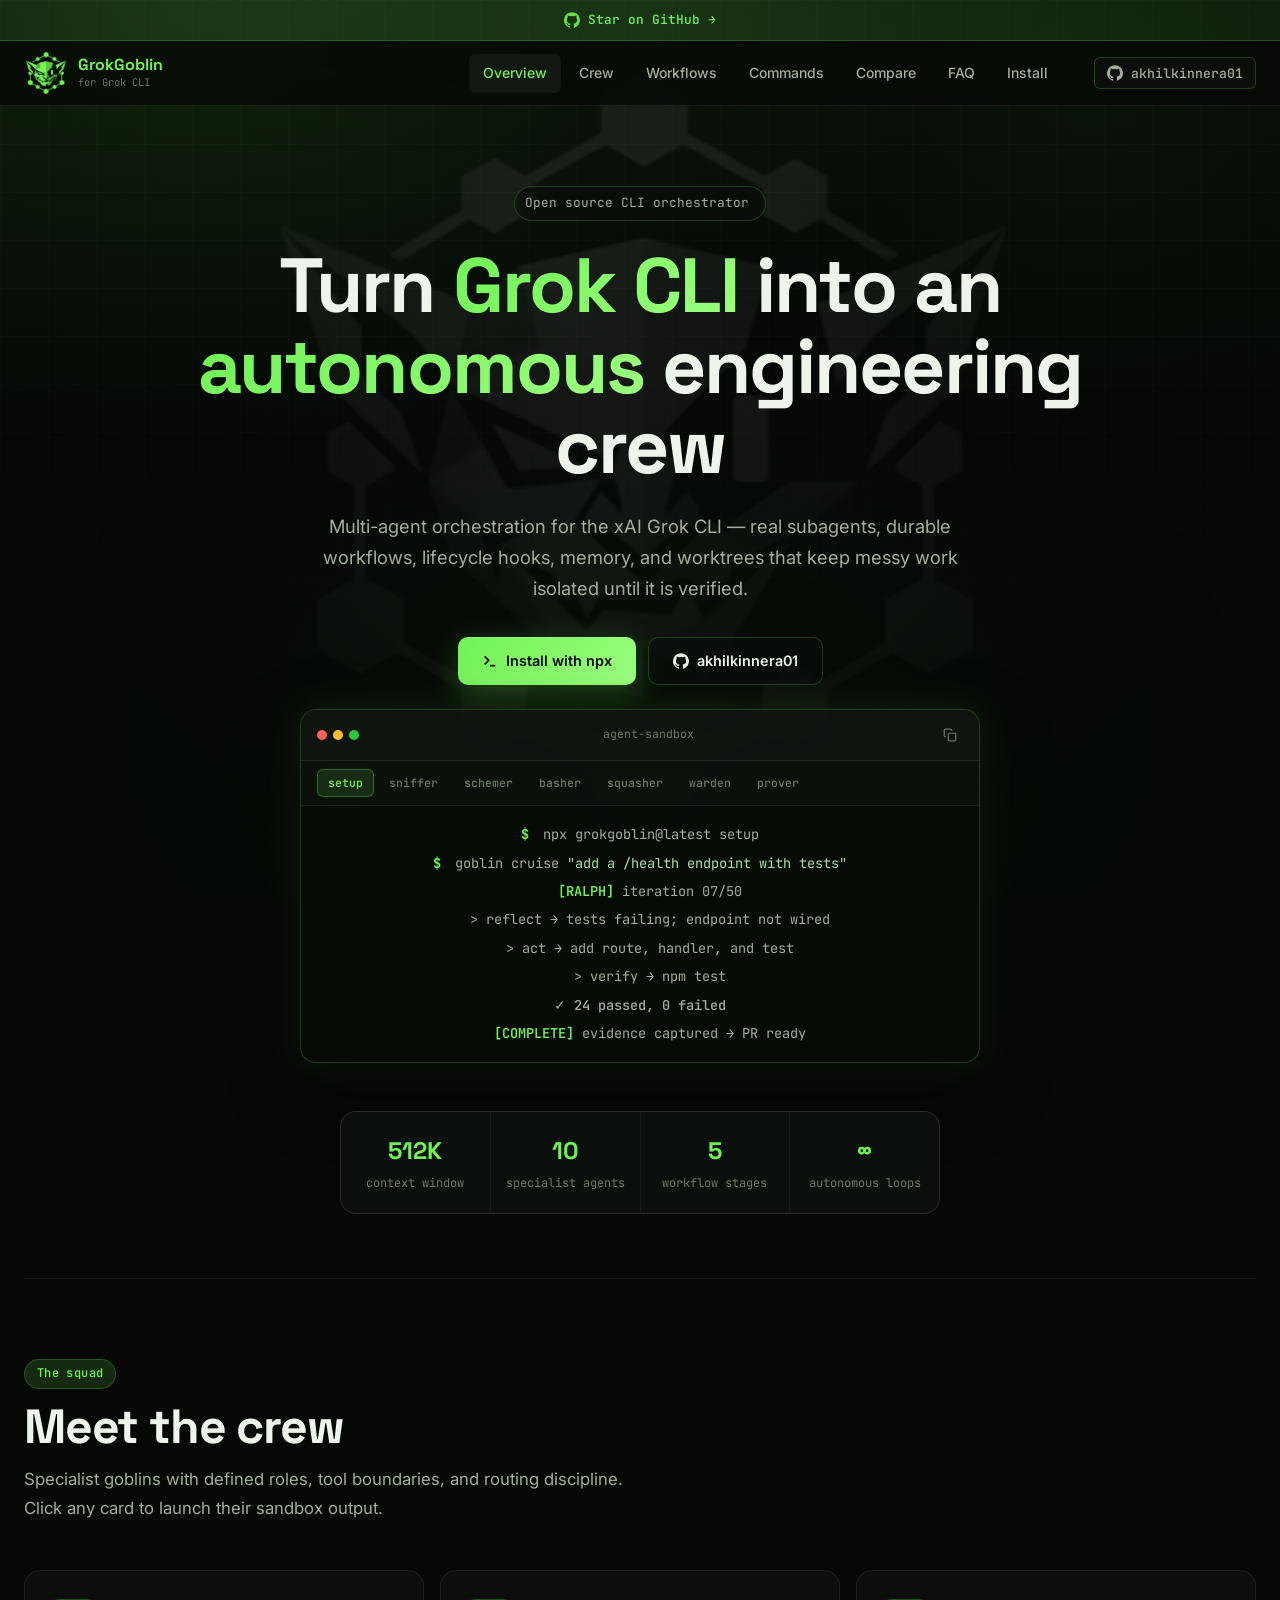
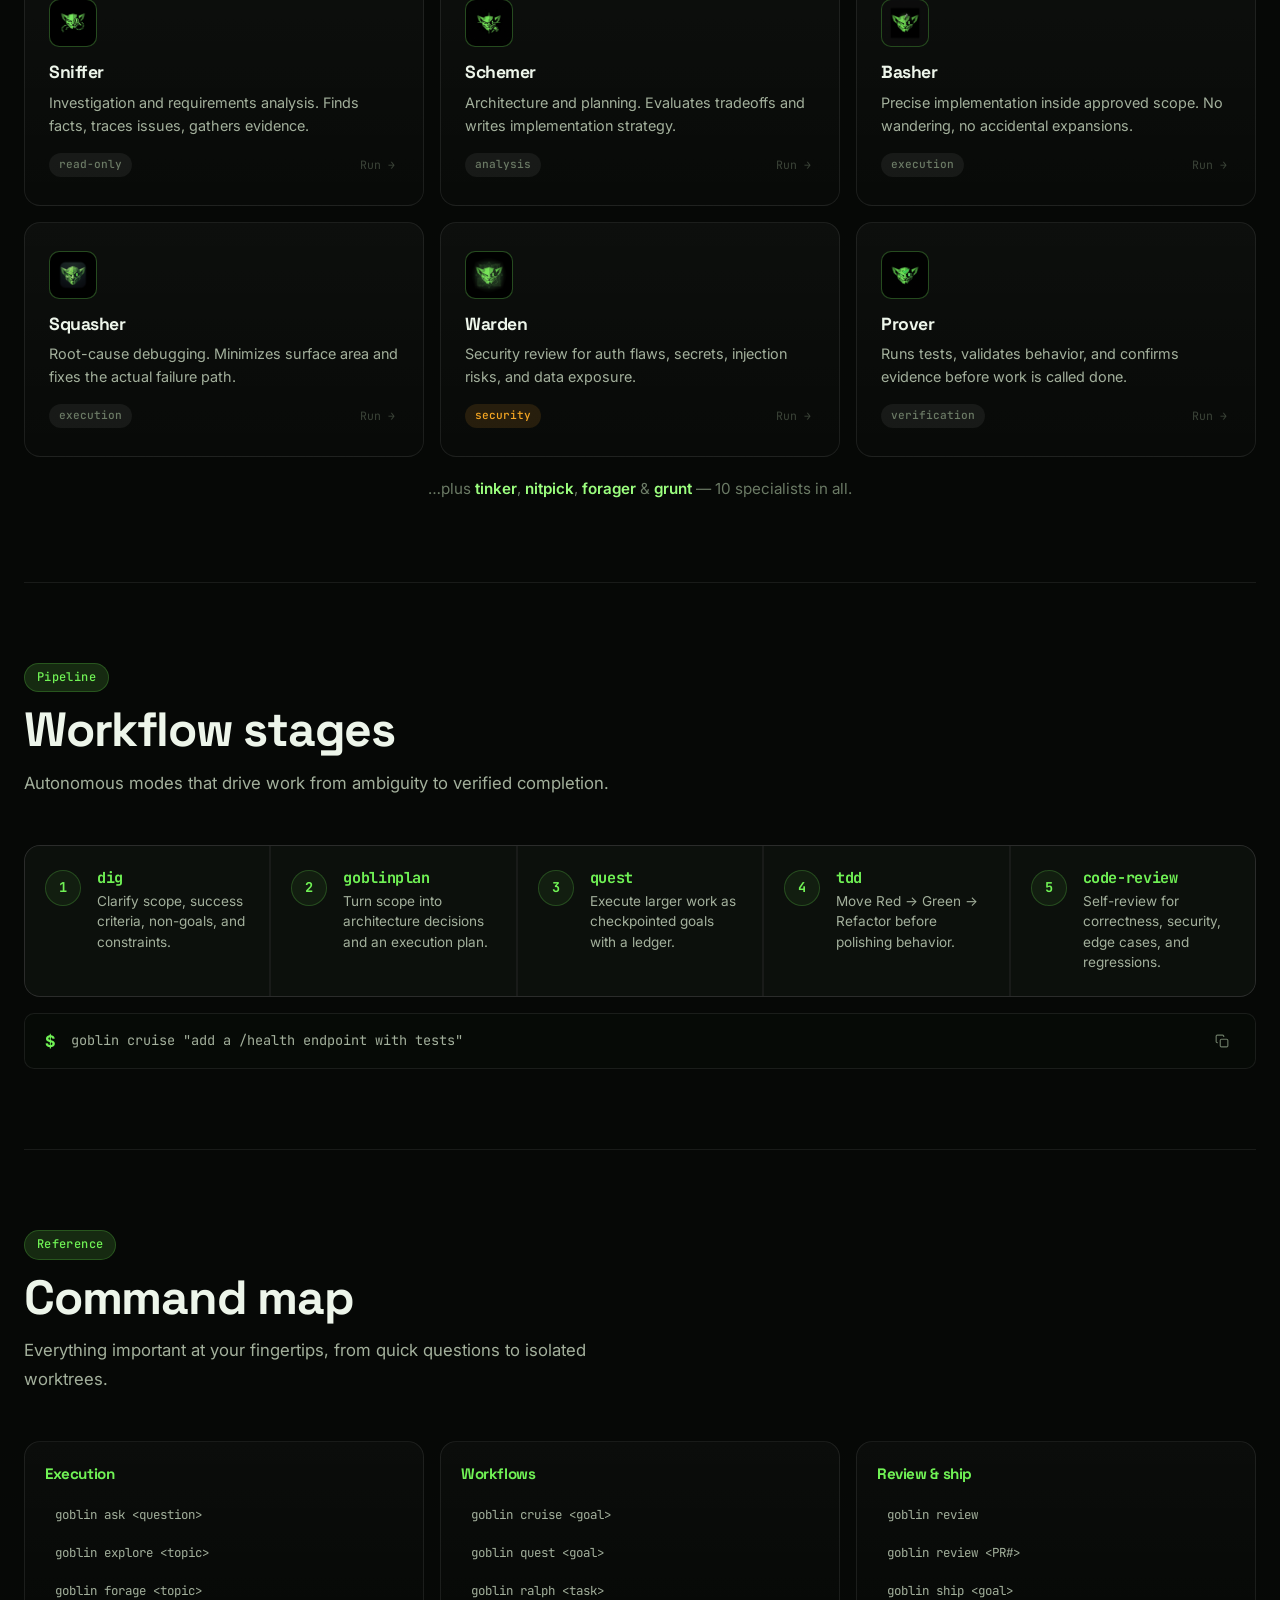
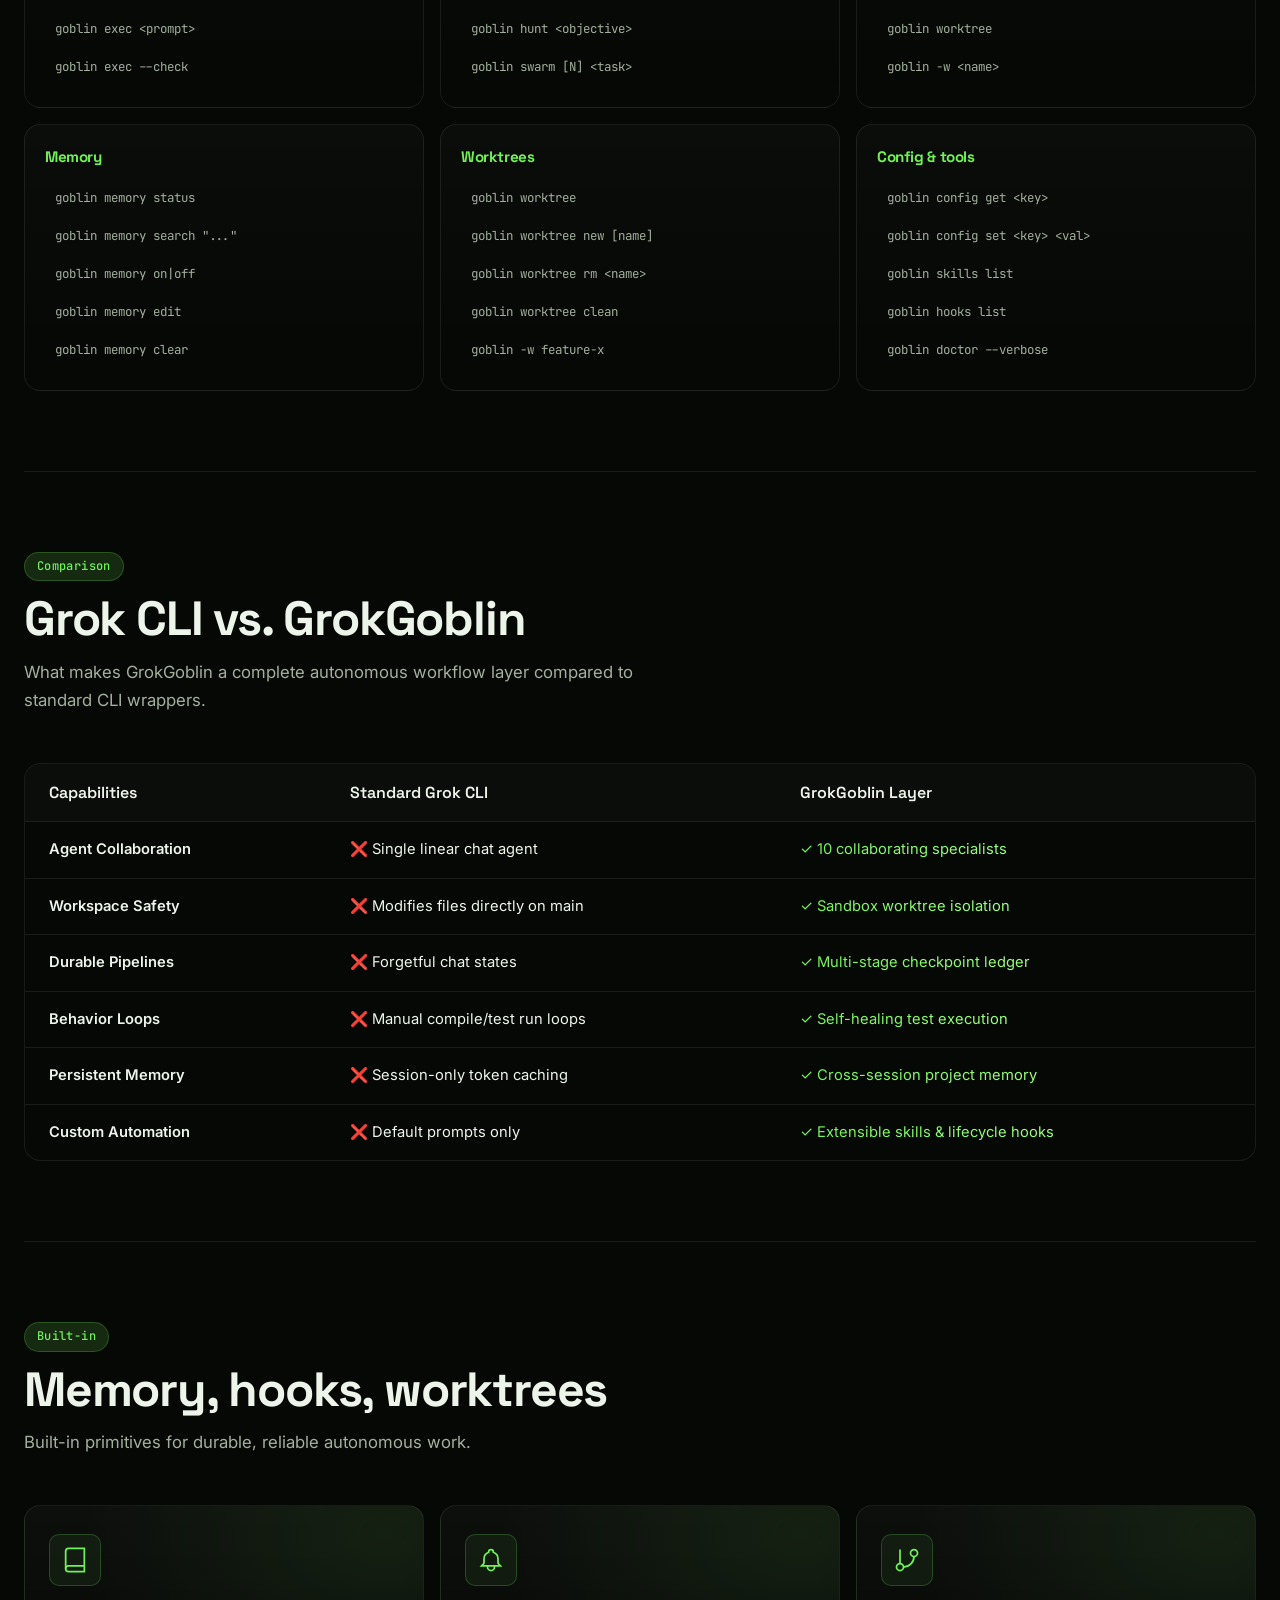
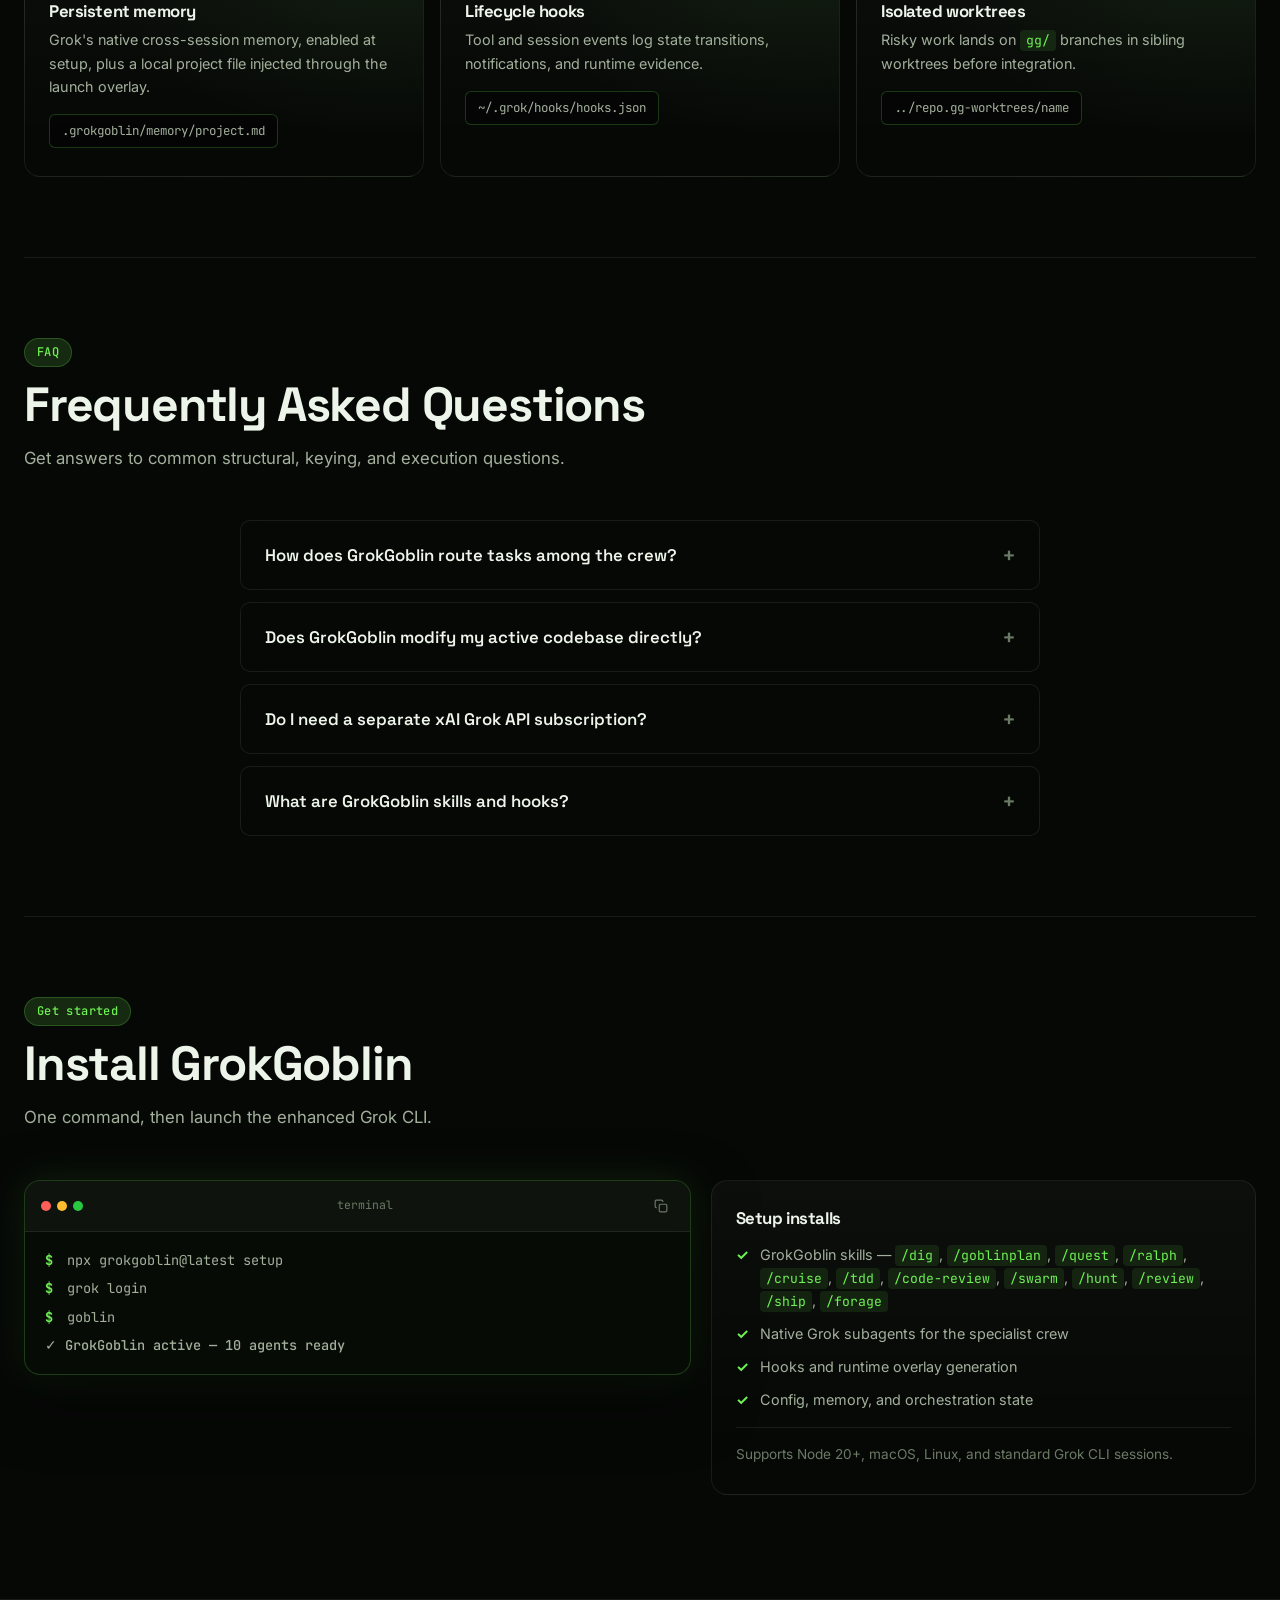
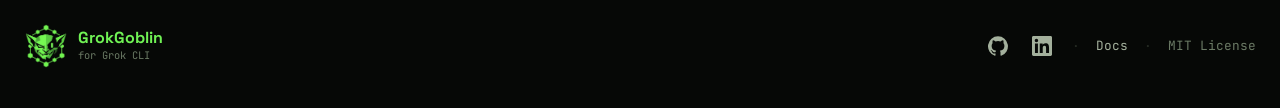
<file: index.html>
<!DOCTYPE html>
<html lang="en">
  <head>
    <meta charset="UTF-8" />
    <meta name="viewport" content="width=device-width, initial-scale=1.0" />
    <meta
      name="description"
      content="GrokGoblin turns the xAI Grok CLI into an autonomous themed engineering crew. Orchestrate 10 specialist agents (sniffer, schemer, basher) with durable workflows, persistent cross-session memory, isolated worktrees, and lifecycle hooks."
    />
    <meta
      name="keywords"
      content="GrokGoblin, grok CLI, xAI, AI coding agents, multi-agent orchestration, CLI workflows, autonomous coding, grok-build, grok-composer-2.5-fast, xAI Grok, AI developer tools"
    />
    <meta name="author" content="akhilkinnera01" />
    <meta name="robots" content="max-image-preview:large" />
    
    <!-- Open Graph (Facebook/LinkedIn) -->
    <meta property="og:type" content="website" />
    <meta property="og:url" content="https://akhilkinnera01.github.io/GrokGoblin-Website/" />
    <meta property="og:title" content="GrokGoblin — Autonomous Crew for xAI Grok CLI" />
    <meta
      property="og:description"
      content="Orchestrate the xAI Grok CLI into an autonomous themed developer crew: 10 specialist subagents, isolated worktrees, persistent memory, and TDD lifecycle loops."
    />
    <meta property="og:image" content="https://akhilkinnera01.github.io/GrokGoblin-Website/assets/banner-orchestrator-small.jpg" />
    
    <!-- Twitter Cards -->
    <meta name="twitter:card" content="summary_large_image" />
    <meta name="twitter:url" content="https://akhilkinnera01.github.io/GrokGoblin-Website/" />
    <meta name="twitter:title" content="GrokGoblin — Autonomous Crew for xAI Grok CLI" />
    <meta name="twitter:description" content="Orchestrate the xAI Grok CLI into an autonomous themed developer crew: 10 specialist subagents, isolated worktrees, persistent memory, and TDD lifecycle loops." />
    <meta name="twitter:image" content="https://akhilkinnera01.github.io/GrokGoblin-Website/assets/banner-orchestrator-small.jpg" />
    
    <!-- Canonical link -->
    <link rel="canonical" href="https://akhilkinnera01.github.io/GrokGoblin-Website/" />
    
    <meta name="theme-color" content="#70f255" />
    <title>GrokGoblin — Autonomous Crew for xAI Grok CLI</title>

    <!-- Structured Data (JSON-LD) for SoftwareApplication -->
    <script type="application/ld+json">
    {
      "@context": "https://schema.org",
      "@type": "SoftwareApplication",
      "name": "GrokGoblin",
      "operatingSystem": "macOS, Linux",
      "applicationCategory": "DeveloperApplication",
      "offers": {
        "@type": "Offer",
        "price": "0.00",
        "priceCurrency": "USD"
      },
      "description": "Multi-agent orchestration layer for the xAI Grok CLI. Turns Grok CLI into an autonomous engineering crew with 10 specialist subagents, memory, hooks, and isolated worktrees.",
      "developer": {
        "@type": "Person",
        "name": "akhilkinnera01",
        "url": "https://github.com/akhilkinnera01"
      },
      "downloadUrl": "https://github.com/akhilkinnera01/GrokGoblin",
      "softwareVersion": "0.1.1"
    }
    </script>
    <script type="application/ld+json">
    {
      "@context": "https://schema.org",
      "@type": "FAQPage",
      "mainEntity": [
        {
          "@type": "Question",
          "name": "How does GrokGoblin route tasks among the crew?",
          "acceptedAnswer": {
            "@type": "Answer",
            "text": "A leader goblin (the orchestrator) decomposes your goal into tasks and delegates each to the right specialist subagent — Sniffer for investigation, Schemer for planning, Warden for security review — running independent ones in parallel. Each role has strict tool boundaries and a defined input/output, which reduces context drift and prevents conflicting file writes. Read-only roles are capability-locked so they physically cannot edit files."
          }
        },
        {
          "@type": "Question",
          "name": "Does GrokGoblin modify my active codebase directly?",
          "acceptedAnswer": {
            "@type": "Answer",
            "text": "No. By default, any execution task initialized via goblin worktree or goblin cruise clones your current active state into a sibling git worktree directory. Coding changes and testing compile loops are run within this isolated space, checking changes in only after test coverage validations succeed."
          }
        },
        {
          "@type": "Question",
          "name": "Do I need a separate xAI Grok API subscription?",
          "acceptedAnswer": {
            "@type": "Answer",
            "text": "GrokGoblin routes all actions directly through your authenticated local grok CLI shell. If your terminal is logged in (using grok login), GrokGoblin wraps its commands automatically, utilizing your active account context without requiring additional monthly token fees."
          }
        },
        {
          "@type": "Question",
          "name": "What are GrokGoblin skills and hooks?",
          "acceptedAnswer": {
            "@type": "Answer",
            "text": "Skills are markdown instruction folders that become slash commands inside a Grok session — GrokGoblin installs its own (/dig, /goblinplan, /swarm, /hunt, /review, /ship, /forage, and more) to drive each workflow. Hooks are scripts grok runs before/after tool and session events — GrokGoblin uses them to track state transitions and keep the orchestration overlay loaded."
          }
        }
      ]
    }
    </script>
    <link rel="icon" type="image/png" href="assets/logo-transparent.png" />
    <link rel="apple-touch-icon" sizes="180x180" href="assets/apple-touch-icon.png" />
    <link rel="preconnect" href="https://fonts.googleapis.com" />
    <link rel="preconnect" href="https://fonts.gstatic.com" crossorigin />
    <link
      href="https://fonts.googleapis.com/css2?family=Space+Grotesk:wght@400;500;600;700&family=Inter:wght@400;500;600;700;800&family=JetBrains+Mono:wght@400;500;700&display=swap"
      rel="stylesheet"
    />
    <link rel="stylesheet" href="styles.css" />
  </head>
  <body>
    <!-- Ambient background layers -->
    <div class="bg-grain" aria-hidden="true"></div>
    <div class="bg-glow" aria-hidden="true"></div>

    <!-- Background Scroll Frame Container -->
    <div class="video-bg-container" aria-hidden="true">
      <img id="scroll-bg-frame" src="assets/frames/frame_0001.jpg" class="video-bg" />
      <div class="video-bg-overlay"></div>
    </div>

    <!-- Top announcement / GitHub banner -->
    <div class="top-bar">
      <a href="https://github.com/akhilkinnera01/GrokGoblin" target="_blank" rel="noopener">
        <svg width="16" height="16" viewBox="0 0 16 16" fill="currentColor" aria-hidden="true">
          <path d="M8 .2a8 8 0 0 0-2.53 15.59c.4.07.55-.17.55-.38l-.01-1.49c-2.01.37-2.53-.49-2.69-.94-.09-.23-.48-.94-.82-1.13-.28-.15-.68-.52-.01-.53.63-.01 1.08.58 1.23.82.72 1.21 1.87.87 2.33.66.07-.52.28-.87.51-1.07-1.78-.2-3.64-.89-3.64-3.95 0-.87.31-1.59.82-2.15-.08-.2-.36-1.02.08-2.12 0 0 .67-.21 2.2.82a7.42 7.42 0 0 1 4 0c1.53-1.04 2.2-.82 2.2-.82.44 1.1.16 1.92.08 2.12.51.56.82 1.27.82 2.15 0 3.07-1.87 3.75-3.65 3.95.29.25.54.73.54 1.48l-.01 2.2c0 .21.15.46.55.38A8.01 8.01 0 0 0 8 .2Z"/>
        </svg>
        Star on GitHub
        <span class="top-bar-arrow">→</span>
      </a>
    </div>

    <!-- Header -->
    <header class="site-header" id="site-header">
      <div class="header-inner">
        <a class="brand" href="#top" aria-label="GrokGoblin home">
          <img src="assets/logo-transparent.png" alt="" class="brand-logo" />
          <span class="brand-text">
            <strong>GrokGoblin</strong>
            <small>for Grok CLI</small>
          </span>
        </a>

        <nav class="desktop-nav" aria-label="Primary navigation">
          <a href="#overview">Overview</a>
          <a href="#crew">Crew</a>
          <a href="#workflows">Workflows</a>
          <a href="#commands">Commands</a>
          <a href="#compare">Compare</a>
          <a href="#faq">FAQ</a>
          <a href="#install">Install</a>
        </nav>

        <div class="header-actions">
          <a
            class="github-link"
            href="https://github.com/akhilkinnera01/GrokGoblin"
            target="_blank"
            rel="noopener"
            aria-label="View akhilkinnera01/GrokGoblin on GitHub"
          >
            <svg width="20" height="20" viewBox="0 0 16 16" fill="currentColor">
              <path d="M8 .2a8 8 0 0 0-2.53 15.59c.4.07.55-.17.55-.38l-.01-1.49c-2.01.37-2.53-.49-2.69-.94-.09-.23-.48-.94-.82-1.13-.28-.15-.68-.52-.01-.53.63-.01 1.08.58 1.23.82.72 1.21 1.87.87 2.33.66.07-.52.28-.87.51-1.07-1.78-.2-3.64-.89-3.64-3.95 0-.87.31-1.59.82-2.15-.08-.2-.36-1.02.08-2.12 0 0 .67-.21 2.2.82a7.42 7.42 0 0 1 4 0c1.53-1.04 2.2-.82 2.2-.82.44 1.1.16 1.92.08 2.12.51.56.82 1.27.82 2.15 0 3.07-1.87 3.75-3.65 3.95.29.25.54.73.54 1.48l-.01 2.2c0 .21.15.46.55.38A8.01 8.01 0 0 0 8 .2Z"/>
            </svg>
            <span class="github-handle">akhilkinnera01</span>
          </a>
        </div>
        <button class="menu-toggle" type="button" aria-expanded="false" aria-controls="mobile-nav" aria-label="Toggle menu">
          <span></span>
          <span></span>
          <span></span>
        </button>
      </div>
    </header>

    <!-- Mobile nav -->
    <nav id="mobile-nav" class="mobile-nav" aria-label="Mobile navigation">
      <a href="#overview">Overview</a>
      <a href="#crew">Crew</a>
      <a href="#workflows">Workflows</a>
      <a href="#commands">Commands</a>
      <a href="#compare">Compare</a>
      <a href="#faq">FAQ</a>
      <a href="#install">Install</a>
      <a href="https://github.com/akhilkinnera01/GrokGoblin" target="_blank" rel="noopener">akhilkinnera01/GrokGoblin</a>
    </nav>

    <main id="top">
      <!-- ═══════════════ HERO ═══════════════ -->
      <section class="hero" id="overview">
        <div class="hero-badge">
          Open source CLI orchestrator
        </div>
        <h1>
          Turn <span class="text-gradient">Grok CLI</span> into an
          <span class="text-gradient">autonomous</span> engineering crew
        </h1>
        <p class="hero-subtitle">
          Multi-agent orchestration for the xAI Grok CLI — real subagents,
          durable workflows, lifecycle hooks, memory, and worktrees that keep
          messy work isolated until it is verified.
        </p>
        <div class="hero-actions">
          <a class="btn btn-primary" href="#install">
            <svg width="16" height="16" viewBox="0 0 24 24" fill="none" stroke="currentColor" stroke-width="2.5"><polyline points="4 17 10 11 4 5"/><line x1="12" y1="19" x2="20" y2="19"/></svg>
            Install with npx
          </a>
          <a class="btn btn-ghost" href="https://github.com/akhilkinnera01/GrokGoblin" target="_blank" rel="noopener">
            <svg width="16" height="16" viewBox="0 0 16 16" fill="currentColor">
              <path d="M8 .2a8 8 0 0 0-2.53 15.59c.4.07.55-.17.55-.38l-.01-1.49c-2.01.37-2.53-.49-2.69-.94-.09-.23-.48-.94-.82-1.13-.28-.15-.68-.52-.01-.53.63-.01 1.08.58 1.23.82.72 1.21 1.87.87 2.33.66.07-.52.28-.87.51-1.07-1.78-.2-3.64-.89-3.64-3.95 0-.87.31-1.59.82-2.15-.08-.2-.36-1.02.08-2.12 0 0 .67-.21 2.2.82a7.42 7.42 0 0 1 4 0c1.53-1.04 2.2-.82 2.2-.82.44 1.1.16 1.92.08 2.12.51.56.82 1.27.82 2.15 0 3.07-1.87 3.75-3.65 3.95.29.25.54.73.54 1.48l-.01 2.2c0 .21.15.46.55.38A8.01 8.01 0 0 0 8 .2Z"/>
            </svg>
            akhilkinnera01
          </a>
        </div>
        
        <!-- Interactive Terminal Simulator -->
        <div class="hero-terminal">
          <div class="terminal-chrome">
            <div class="terminal-dots">
              <span class="dot dot-red"></span>
              <span class="dot dot-yellow"></span>
              <span class="dot dot-green"></span>
            </div>
            <span class="terminal-title">agent-sandbox</span>
            <button class="copy-btn" id="terminal-copy-btn" type="button" data-copy="npx grokgoblin@latest setup" aria-label="Copy command">
              <svg width="14" height="14" viewBox="0 0 24 24" fill="none" stroke="currentColor" stroke-width="2"><rect x="9" y="9" width="13" height="13" rx="2"/><path d="M5 15H4a2 2 0 0 1-2-2V4a2 2 0 0 1 2-2h9a2 2 0 0 1 2 2v1"/></svg>
            </button>
          </div>
          
          <div class="terminal-controls">
            <button class="term-tab active" data-cmd="setup">setup</button>
            <button class="term-tab" data-cmd="sniffer">sniffer</button>
            <button class="term-tab" data-cmd="schemer">schemer</button>
            <button class="term-tab" data-cmd="basher">basher</button>
            <button class="term-tab" data-cmd="squasher">squasher</button>
            <button class="term-tab" data-cmd="warden">warden</button>
            <button class="term-tab" data-cmd="prover">prover</button>
          </div>
          
          <div class="terminal-body" id="sandbox-terminal-body">
            <code><span class="t-prompt">$</span> npx grokgoblin@latest setup</code>
            <code><span class="t-prompt">$</span> goblin cruise <span class="t-string">"add a /health endpoint with tests"</span></code>
            <code class="t-output"><span class="t-label">[RALPH]</span> iteration 07/50</code>
            <code class="t-output">&gt; reflect → tests failing; endpoint not wired</code>
            <code class="t-output">&gt; act → add route, handler, and test</code>
            <code class="t-output">&gt; verify → npm test</code>
            <code class="t-success">✓ 24 passed, 0 failed</code>
            <code class="t-output"><span class="t-label">[COMPLETE]</span> evidence captured → PR ready</code>
          </div>
        </div>

        <div class="hero-stats">
          <div class="stat">
            <strong>512K</strong>
            <span>context window</span>
          </div>
          <div class="stat">
            <strong>10</strong>
            <span>specialist agents</span>
          </div>
          <div class="stat">
            <strong>5</strong>
            <span>workflow stages</span>
          </div>
          <div class="stat">
            <strong>∞</strong>
            <span>autonomous loops</span>
          </div>
        </div>
      </section>

      <!-- ═══════════════ CREW ═══════════════ -->
      <section class="section" id="crew">
        <div class="section-header">
          <span class="section-tag">The squad</span>
          <h2>Meet the crew</h2>
          <p>Specialist goblins with defined roles, tool boundaries, and routing discipline. Click any card to launch their sandbox output.</p>
        </div>
        <div class="crew-grid">
          <article class="crew-card interactive-card" data-agent="sniffer" style="cursor: pointer;">
            <div class="card-icon img-icon">
              <img src="assets/crew-sniffer.png" alt="Sniffer" class="crew-avatar-img" />
            </div>
            <h3>Sniffer</h3>
            <p>Investigation and requirements analysis. Finds facts, traces issues, gathers evidence.</p>
            <div class="card-footer-info">
              <span class="card-badge">read-only</span>
              <span class="run-tag">Run →</span>
            </div>
          </article>

          <article class="crew-card interactive-card" data-agent="schemer" style="cursor: pointer;">
            <div class="card-icon img-icon">
              <img src="assets/crew-schemer.png" alt="Schemer" class="crew-avatar-img" />
            </div>
            <h3>Schemer</h3>
            <p>Architecture and planning. Evaluates tradeoffs and writes implementation strategy.</p>
            <div class="card-footer-info">
              <span class="card-badge">analysis</span>
              <span class="run-tag">Run →</span>
            </div>
          </article>

          <article class="crew-card interactive-card" data-agent="basher" style="cursor: pointer;">
            <div class="card-icon img-icon">
              <img src="assets/crew-basher.png" alt="Basher" class="crew-avatar-img" />
            </div>
            <h3>Basher</h3>
            <p>Precise implementation inside approved scope. No wandering, no accidental expansions.</p>
            <div class="card-footer-info">
              <span class="card-badge">execution</span>
              <span class="run-tag">Run →</span>
            </div>
          </article>

          <article class="crew-card interactive-card" data-agent="squasher" style="cursor: pointer;">
            <div class="card-icon img-icon">
              <img src="assets/crew-squasher.png" alt="Squasher" class="crew-avatar-img" />
            </div>
            <h3>Squasher</h3>
            <p>Root-cause debugging. Minimizes surface area and fixes the actual failure path.</p>
            <div class="card-footer-info">
              <span class="card-badge">execution</span>
              <span class="run-tag">Run →</span>
            </div>
          </article>

          <article class="crew-card interactive-card" data-agent="warden" style="cursor: pointer;">
            <div class="card-icon img-icon">
              <img src="assets/crew-warden.png" alt="Warden" class="crew-avatar-img" />
            </div>
            <h3>Warden</h3>
            <p>Security review for auth flaws, secrets, injection risks, and data exposure.</p>
            <div class="card-footer-info">
              <span class="card-badge badge-warn">security</span>
              <span class="run-tag">Run →</span>
            </div>
          </article>

          <article class="crew-card interactive-card" data-agent="prover" style="cursor: pointer;">
            <div class="card-icon img-icon">
              <img src="assets/crew-prover.png" alt="Prover" class="crew-avatar-img" />
            </div>
            <h3>Prover</h3>
            <p>Runs tests, validates behavior, and confirms evidence before work is called done.</p>
            <div class="card-footer-info">
              <span class="card-badge">verification</span>
              <span class="run-tag">Run →</span>
            </div>
          </article>
        </div>
        <p class="crew-note">…plus <strong>tinker</strong>, <strong>nitpick</strong>, <strong>forager</strong> &amp; <strong>grunt</strong> — 10 specialists in all.</p>
      </section>

      <!-- ═══════════════ WORKFLOWS ═══════════════ -->
      <section class="section" id="workflows">
        <div class="section-header">
          <span class="section-tag">Pipeline</span>
          <h2>Workflow stages</h2>
          <p>Autonomous modes that drive work from ambiguity to verified completion.</p>
        </div>
        <div class="pipeline">
          <article class="pipeline-step">
            <div class="step-num">1</div>
            <div class="step-content">
              <h3>dig</h3>
              <p>Clarify scope, success criteria, non-goals, and constraints.</p>
            </div>
          </article>
          <article class="pipeline-step">
            <div class="step-num">2</div>
            <div class="step-content">
              <h3>goblinplan</h3>
              <p>Turn scope into architecture decisions and an execution plan.</p>
            </div>
          </article>
          <article class="pipeline-step">
            <div class="step-num">3</div>
            <div class="step-content">
              <h3>quest</h3>
              <p>Execute larger work as checkpointed goals with a ledger.</p>
            </div>
          </article>
          <article class="pipeline-step">
            <div class="step-num">4</div>
            <div class="step-content">
              <h3>tdd</h3>
              <p>Move Red → Green → Refactor before polishing behavior.</p>
            </div>
          </article>
          <article class="pipeline-step">
            <div class="step-num">5</div>
            <div class="step-content">
              <h3>code-review</h3>
              <p>Self-review for correctness, security, edge cases, and regressions.</p>
            </div>
          </article>
        </div>
        <div class="pipeline-terminal">
          <span class="t-prompt">$</span>
          <code>goblin cruise "add a /health endpoint with tests"</code>
          <button class="copy-btn" type="button" data-copy='goblin cruise "add a /health endpoint with tests"' aria-label="Copy command">
            <svg width="14" height="14" viewBox="0 0 24 24" fill="none" stroke="currentColor" stroke-width="2"><rect x="9" y="9" width="13" height="13" rx="2"/><path d="M5 15H4a2 2 0 0 1-2-2V4a2 2 0 0 1 2-2h9a2 2 0 0 1 2 2v1"/></svg>
          </button>
        </div>
      </section>

      <!-- ═══════════════ COMMANDS ═══════════════ -->
      <section class="section" id="commands">
        <div class="section-header">
          <span class="section-tag">Reference</span>
          <h2>Command map</h2>
          <p>Everything important at your fingertips, from quick questions to isolated worktrees.</p>
        </div>
        <div class="command-grid">
          <article class="cmd-card">
            <h3>Execution</h3>
            <div class="cmd-list">
              <code>goblin ask &lt;question&gt;</code>
              <code>goblin explore &lt;topic&gt;</code>
              <code>goblin forage &lt;topic&gt;</code>
              <code>goblin exec &lt;prompt&gt;</code>
              <code>goblin exec --check</code>
            </div>
          </article>
          <article class="cmd-card">
            <h3>Workflows</h3>
            <div class="cmd-list">
              <code>goblin cruise &lt;goal&gt;</code>
              <code>goblin quest &lt;goal&gt;</code>
              <code>goblin ralph &lt;task&gt;</code>
              <code>goblin hunt &lt;objective&gt;</code>
              <code>goblin swarm [N] &lt;task&gt;</code>
            </div>
          </article>
          <article class="cmd-card">
            <h3>Review &amp; ship</h3>
            <div class="cmd-list">
              <code>goblin review</code>
              <code>goblin review &lt;PR#&gt;</code>
              <code>goblin ship &lt;goal&gt;</code>
              <code>goblin worktree</code>
              <code>goblin -w &lt;name&gt;</code>
            </div>
          </article>
          <article class="cmd-card">
            <h3>Memory</h3>
            <div class="cmd-list">
              <code>goblin memory status</code>
              <code>goblin memory search "..."</code>
              <code>goblin memory on|off</code>
              <code>goblin memory edit</code>
              <code>goblin memory clear</code>
            </div>
          </article>
          <article class="cmd-card">
            <h3>Worktrees</h3>
            <div class="cmd-list">
              <code>goblin worktree</code>
              <code>goblin worktree new [name]</code>
              <code>goblin worktree rm &lt;name&gt;</code>
              <code>goblin worktree clean</code>
              <code>goblin -w feature-x</code>
            </div>
          </article>
          <article class="cmd-card">
            <h3>Config &amp; tools</h3>
            <div class="cmd-list">
              <code>goblin config get &lt;key&gt;</code>
              <code>goblin config set &lt;key&gt; &lt;val&gt;</code>
              <code>goblin skills list</code>
              <code>goblin hooks list</code>
              <code>goblin doctor --verbose</code>
            </div>
          </article>
        </div>
      </section>

      <!-- ═══════════════ COMPARISON ═══════════════ -->
      <section class="section" id="compare">
        <div class="section-header">
          <span class="section-tag">Comparison</span>
          <h2>Grok CLI vs. GrokGoblin</h2>
          <p>What makes GrokGoblin a complete autonomous workflow layer compared to standard CLI wrappers.</p>
        </div>
        <div class="compare-table-wrapper">
          <table class="compare-table">
            <thead>
              <tr>
                <th>Capabilities</th>
                <th>Standard Grok CLI</th>
                <th>GrokGoblin Layer</th>
              </tr>
            </thead>
            <tbody>
              <tr>
                <td><strong>Agent Collaboration</strong></td>
                <td>❌ Single linear chat agent</td>
                <td><span class="text-gradient">✓ 10 collaborating specialists</span></td>
              </tr>
              <tr>
                <td><strong>Workspace Safety</strong></td>
                <td>❌ Modifies files directly on main</td>
                <td><span class="text-gradient">✓ Sandbox worktree isolation</span></td>
              </tr>
              <tr>
                <td><strong>Durable Pipelines</strong></td>
                <td>❌ Forgetful chat states</td>
                <td><span class="text-gradient">✓ Multi-stage checkpoint ledger</span></td>
              </tr>
              <tr>
                <td><strong>Behavior Loops</strong></td>
                <td>❌ Manual compile/test run loops</td>
                <td><span class="text-gradient">✓ Self-healing test execution</span></td>
              </tr>
              <tr>
                <td><strong>Persistent Memory</strong></td>
                <td>❌ Session-only token caching</td>
                <td><span class="text-gradient">✓ Cross-session project memory</span></td>
              </tr>
              <tr>
                <td><strong>Custom Automation</strong></td>
                <td>❌ Default prompts only</td>
                <td><span class="text-gradient">✓ Extensible skills & lifecycle hooks</span></td>
              </tr>
            </tbody>
          </table>
        </div>
      </section>

      <!-- ═══════════════ FEATURES ═══════════════ -->
      <section class="section">
        <div class="section-header">
          <span class="section-tag">Built-in</span>
          <h2>Memory, hooks, worktrees</h2>
          <p>Built-in primitives for durable, reliable autonomous work.</p>
        </div>
        <div class="feature-grid">
          <article class="feature-card">
            <div class="feature-icon">
              <svg width="28" height="28" viewBox="0 0 24 24" fill="none" stroke="currentColor" stroke-width="1.5"><path d="M4 19.5A2.5 2.5 0 0 1 6.5 17H20"/><path d="M6.5 2H20v20H6.5A2.5 2.5 0 0 1 4 19.5v-15A2.5 2.5 0 0 1 6.5 2z"/></svg>
            </div>
            <h3>Persistent memory</h3>
            <p>Grok's native cross-session memory, enabled at setup, plus a local project file injected through the launch overlay.</p>
            <code>.grokgoblin/memory/project.md</code>
          </article>
          <article class="feature-card">
            <div class="feature-icon">
              <svg width="28" height="28" viewBox="0 0 24 24" fill="none" stroke="currentColor" stroke-width="1.5"><path d="M15 17h5l-1.405-1.405A2.032 2.032 0 0 1 18 14.158V11a6.002 6.002 0 0 0-4-5.659V5a2 2 0 1 0-4 0v.341C7.67 6.165 6 8.388 6 11v3.159c0 .538-.214 1.055-.595 1.436L4 17h5m6 0v1a3 3 0 1 1-6 0v-1m6 0H9"/></svg>
            </div>
            <h3>Lifecycle hooks</h3>
            <p>Tool and session events log state transitions, notifications, and runtime evidence.</p>
            <code>~/.grok/hooks/hooks.json</code>
          </article>
          <article class="feature-card">
            <div class="feature-icon">
              <svg width="28" height="28" viewBox="0 0 24 24" fill="none" stroke="currentColor" stroke-width="1.5"><line x1="6" y1="3" x2="6" y2="15"/><circle cx="18" cy="6" r="3"/><circle cx="6" cy="18" r="3"/><path d="M18 9a9 9 0 0 1-9 9"/></svg>
            </div>
            <h3>Isolated worktrees</h3>
            <p>Risky work lands on <code class="inline-code">gg/</code> branches in sibling worktrees before integration.</p>
            <code>../repo.gg-worktrees/name</code>
          </article>
        </div>
      </section>

      <!-- ═══════════════ FAQ ═══════════════ -->
      <section class="section" id="faq">
        <div class="section-header">
          <span class="section-tag">FAQ</span>
          <h2>Frequently Asked Questions</h2>
          <p>Get answers to common structural, keying, and execution questions.</p>
        </div>
        <div class="faq-accordion-list">
          <article class="faq-item">
            <button class="faq-trigger" type="button" aria-expanded="false">
              <span>How does GrokGoblin route tasks among the crew?</span>
              <span class="faq-icon">+</span>
            </button>
            <div class="faq-content" hidden>
              <p>A leader goblin (the orchestrator) decomposes your goal into tasks and delegates each to the right specialist subagent — Sniffer for investigation, Schemer for planning, Warden for security review — running independent ones in parallel. Each role has strict tool boundaries and a defined input/output, which reduces context drift and prevents conflicting file writes. Read-only roles are capability-locked so they physically cannot edit files.</p>
            </div>
          </article>

          <article class="faq-item">
            <button class="faq-trigger" type="button" aria-expanded="false">
              <span>Does GrokGoblin modify my active codebase directly?</span>
              <span class="faq-icon">+</span>
            </button>
            <div class="faq-content" hidden>
              <p>No. By default, any execution task initialized via <code>goblin worktree</code> or <code>goblin cruise</code> clones your current active state into a sibling git worktree directory. Coding changes and testing compile loops are run within this isolated space, checking changes in only after test coverage validations succeed.</p>
            </div>
          </article>

          <article class="faq-item">
            <button class="faq-trigger" type="button" aria-expanded="false">
              <span>Do I need a separate xAI Grok API subscription?</span>
              <span class="faq-icon">+</span>
            </button>
            <div class="faq-content" hidden>
              <p>GrokGoblin routes all actions directly through your authenticated local <code>grok</code> CLI shell. If your terminal is logged in (using <code>grok login</code>), GrokGoblin wraps its commands automatically, utilizing your active account context without requiring additional monthly token fees.</p>
            </div>
          </article>

          <article class="faq-item">
            <button class="faq-trigger" type="button" aria-expanded="false">
              <span>What are GrokGoblin skills and hooks?</span>
              <span class="faq-icon">+</span>
            </button>
            <div class="faq-content" hidden>
              <p>Skills are markdown instruction folders that become <code>/</code> slash commands inside a Grok session — GrokGoblin installs its own (<code>/dig</code>, <code>/goblinplan</code>, <code>/swarm</code>, <code>/hunt</code>, <code>/review</code>, <code>/ship</code>, <code>/forage</code>, and more) to drive each workflow. Hooks are scripts grok runs before/after tool and session events — GrokGoblin uses them to track state transitions and keep the orchestration overlay loaded.</p>
            </div>
          </article>
        </div>
      </section>

      <!-- ═══════════════ INSTALL ═══════════════ -->
      <section class="section install-section" id="install">
        <div class="section-header">
          <span class="section-tag">Get started</span>
          <h2>Install GrokGoblin</h2>
          <p>One command, then launch the enhanced Grok CLI.</p>
        </div>
        <div class="install-grid">
          <div class="install-terminal">
            <div class="terminal-chrome">
              <div class="terminal-dots">
                <span class="dot dot-red"></span>
                <span class="dot dot-yellow"></span>
                <span class="dot dot-green"></span>
              </div>
              <span class="terminal-title">terminal</span>
              <button class="copy-btn" type="button" data-copy="npx grokgoblin@latest setup" aria-label="Copy install command">
                <svg width="14" height="14" viewBox="0 0 24 24" fill="none" stroke="currentColor" stroke-width="2"><rect x="9" y="9" width="13" height="13" rx="2"/><path d="M5 15H4a2 2 0 0 1-2-2V4a2 2 0 0 1 2-2h9a2 2 0 0 1 2 2v1"/></svg>
              </button>
            </div>
            <div class="terminal-body">
              <code><span class="t-prompt">$</span> npx grokgoblin@latest setup</code>
              <code><span class="t-prompt">$</span> grok login</code>
              <code><span class="t-prompt">$</span> goblin</code>
              <code class="t-success">✓ GrokGoblin active — 10 agents ready</code>
            </div>
          </div>
          <div class="install-checklist">
            <h3>Setup installs</h3>
            <ul>
              <li>GrokGoblin skills — <code class="inline-code">/dig</code>, <code class="inline-code">/goblinplan</code>, <code class="inline-code">/quest</code>, <code class="inline-code">/ralph</code>, <code class="inline-code">/cruise</code>, <code class="inline-code">/tdd</code>, <code class="inline-code">/code-review</code>, <code class="inline-code">/swarm</code>, <code class="inline-code">/hunt</code>, <code class="inline-code">/review</code>, <code class="inline-code">/ship</code>, <code class="inline-code">/forage</code></li>
              <li>Native Grok subagents for the specialist crew</li>
              <li>Hooks and runtime overlay generation</li>
              <li>Config, memory, and orchestration state</li>
            </ul>
            <p class="install-note">Supports Node 20+, macOS, Linux, and standard Grok CLI sessions.</p>
          </div>
        </div>
      </section>
    </main>

    <!-- Footer -->
    <footer class="site-footer">
      <div class="footer-inner">
        <a class="brand" href="#top">
          <img src="assets/logo-transparent.png" alt="" class="brand-logo" />
          <span class="brand-text">
            <strong>GrokGoblin</strong>
            <small>for Grok CLI</small>
          </span>
        </a>
        <div class="footer-links">
          <a
            class="github-link"
            href="https://github.com/akhilkinnera01/GrokGoblin"
            target="_blank"
            rel="noopener"
            aria-label="View akhilkinnera01/GrokGoblin on GitHub"
          >
            <svg width="20" height="20" viewBox="0 0 16 16" fill="currentColor">
              <path d="M8 .2a8 8 0 0 0-2.53 15.59c.4.07.55-.17.55-.38l-.01-1.49c-2.01.37-2.53-.49-2.69-.94-.09-.23-.48-.94-.82-1.13-.28-.15-.68-.52-.01-.53.63-.01 1.08.58 1.23.82.72 1.21 1.87.87 2.33.66.07-.52.28-.87.51-1.07-1.78-.2-3.64-.89-3.64-3.95 0-.87.31-1.59.82-2.15-.08-.2-.36-1.02.08-2.12 0 0 .67-.21 2.2.82a7.42 7.42 0 0 1 4 0c1.53-1.04 2.2-.82 2.2-.82.44 1.1.16 1.92.08 2.12.51.56.82 1.27.82 2.15 0 3.07-1.87 3.75-3.65 3.95.29.25.54.73.54 1.48l-.01 2.2c0 .21.15.46.55.38A8.01 8.01 0 0 0 8 .2Z"/>
            </svg>
          </a>
          <a
            class="linkedin-link"
            href="https://www.linkedin.com/in/akhilkinnera/"
            target="_blank"
            rel="noopener"
            aria-label="View akhilkinnera on LinkedIn"
          >
            <svg width="20" height="20" viewBox="0 0 24 24" fill="currentColor">
              <path d="M22.23 0H1.77C.8 0 0 .77 0 1.72v20.56C0 23.23.8 24 1.77 24h20.46c.98 0 1.77-.77 1.77-1.72V1.72C24 .77 23.2 0 22.23 0zM7.12 20.45H3.56V9H7.12v11.45zM5.34 7.43c-1.14 0-2.06-.92-2.06-2.06 0-1.14.92-2.06 2.06-2.06 1.14 0 2.06.92 2.06 2.06 0 1.14-.92 2.06-2.06 2.06zm15.11 13.02h-3.56v-5.6c0-1.34-.03-3.05-1.86-3.05-1.86 0-2.14 1.45-2.14 2.95v5.7H9.33V9h3.42v1.56h.05c.48-.9 1.64-1.85 3.37-1.85 3.6 0 4.27 2.37 4.27 5.45v6.29z"/>
            </svg>
          </a>
          <span class="footer-sep">·</span>
          <a href="https://github.com/akhilkinnera01/GrokGoblin#readme" target="_blank" rel="noopener">Docs</a>
          <span class="footer-sep">·</span>
          <span>MIT License</span>
        </div>
      </div>
    </footer>

    <script src="script.js"></script>
  </body>
</html>
</file>
<file: styles.css>
/* ── Reset & Tokens ──────────────────────────────────────── */
:root {
  color-scheme: dark;

  /* palette */
  --bg:             #060806;
  --bg-raised:      #0c100c;
  --surface:        rgba(14, 20, 14, 0.75);
  --surface-hover:  rgba(20, 28, 20, 0.9);
  --glass:          rgba(10, 14, 10, 0.6);
  --line:           rgba(112, 242, 85, 0.22);
  --line-soft:      rgba(255, 255, 255, 0.08);
  --text:           #edf5ea;
  --text-secondary: #a3b09c;
  --text-dim:       #6b7a65;
  --accent:         #70f255;
  --accent-soft:    #9cff7f;
  --accent-glow:    rgba(112, 242, 85, 0.15);
  --warn:           #f5a623;

  /* effects */
  --shadow-sm:  0 2px 8px rgba(0,0,0,.3);
  --shadow-md:  0 8px 32px rgba(0,0,0,.4);
  --shadow-lg:  0 24px 64px rgba(0,0,0,.5);
  --shadow-glow: 0 0 40px rgba(112, 242, 85, 0.12);

  /* type */
  --font-display: "Space Grotesk", system-ui, -apple-system, sans-serif;
  --font-body:    "Inter", system-ui, -apple-system, sans-serif;
  --font-mono:    "JetBrains Mono", "SFMono-Regular", Consolas, "Liberation Mono", monospace;

  /* radii */
  --radius-sm: 6px;
  --radius-md: 10px;
  --radius-lg: 16px;
  --radius-xl: 20px;

  /* timing */
  --ease-out: cubic-bezier(0.2, 0.8, 0.2, 1);
  --ease-spring: cubic-bezier(0.34, 1.56, 0.64, 1);
}

*, *::before, *::after { box-sizing: border-box; margin: 0; padding: 0; }

html { scroll-behavior: smooth; -webkit-font-smoothing: antialiased; }

body {
  min-height: 100vh;
  background: var(--bg);
  color: var(--text);
  font-family: var(--font-body);
  font-size: 16px;
  line-height: 1.6;
  overflow-x: hidden;
}

a { color: inherit; text-decoration: none; }
button { font: inherit; cursor: pointer; border: 0; background: none; color: inherit; }
ul { list-style: none; }
img { display: block; max-width: 100%; }

/* headings */
h1, h2, h3 {
  font-family: var(--font-display);
  font-weight: 700;
  letter-spacing: -0.025em;
  line-height: 1.1;
}

/* ── Ambient Backgrounds ─────────────────────────────────── */
.bg-grain {
  position: fixed; inset: 0; z-index: -3; pointer-events: none;
  background-image:
    linear-gradient(rgba(255,255,255,0.018) 1px, transparent 1px),
    linear-gradient(90deg, rgba(255,255,255,0.018) 1px, transparent 1px);
  background-size: 48px 48px;
  mask-image: linear-gradient(to bottom, black 20%, transparent 85%);
}

.bg-glow {
  position: fixed; inset: 0; z-index: -2; pointer-events: none;
  background:
    radial-gradient(ellipse 60% 50% at 15% 0%, rgba(112,242,85,0.12), transparent),
    radial-gradient(ellipse 40% 40% at 85% 10%, rgba(112,242,85,0.06), transparent),
    radial-gradient(ellipse 50% 50% at 50% 80%, rgba(112,242,85,0.03), transparent);
}

/* ── Top GitHub Banner ───────────────────────────────────── */
.top-bar {
  display: flex;
  justify-content: center;
  background: linear-gradient(90deg, rgba(112,242,85,0.08), rgba(112,242,85,0.15), rgba(112,242,85,0.08));
  border-bottom: 1px solid var(--line);
}

.top-bar a {
  display: inline-flex;
  gap: 8px;
  align-items: center;
  padding: 10px 16px;
  font-family: var(--font-mono);
  font-size: 0.8rem;
  font-weight: 500;
  color: var(--accent);
  transition: color 150ms ease;
}

.top-bar a:hover { color: var(--accent-soft); }

.top-bar svg { opacity: 0.9; }

.top-bar-arrow {
  transition: transform 200ms var(--ease-out);
}

.top-bar a:hover .top-bar-arrow {
  transform: translateX(3px);
}

/* ── Header ──────────────────────────────────────────────── */
.site-header {
  position: sticky;
  top: 0;
  z-index: 100;
  background: rgba(6, 8, 6, 0.7);
  backdrop-filter: blur(20px) saturate(1.4);
  -webkit-backdrop-filter: blur(20px) saturate(1.4);
  border-bottom: 1px solid var(--line-soft);
  transition: box-shadow 300ms ease;
}

.site-header.scrolled {
  box-shadow: 0 4px 24px rgba(0,0,0,.3), 0 0 0 1px var(--line-soft);
}

.header-inner {
  display: flex;
  align-items: center;
  gap: 2rem;
  max-width: 1280px;
  margin: 0 auto;
  padding: 0 24px;
  height: 64px;
}

/* Brand */
.brand {
  display: inline-flex;
  gap: 10px;
  align-items: center;
  flex-shrink: 0;
}

.brand-logo {
  width: 44px; height: 44px;
  object-fit: contain;
  transition: transform 200ms var(--ease-out), filter 200ms ease;
}

.brand:hover .brand-logo {
  transform: scale(1.05);
  filter: drop-shadow(0 0 8px rgba(112,242,85,0.6));
}

.brand-text strong {
  display: block;
  color: var(--accent);
  font-family: var(--font-display);
  font-size: 1rem;
  font-weight: 700;
  line-height: 1.1;
}

.brand-text small {
  display: block;
  color: var(--text-dim);
  font-family: var(--font-mono);
  font-size: 0.65rem;
}

/* Desktop nav */
.desktop-nav {
  display: flex;
  gap: 0.25rem;
  margin-left: auto;
}

.desktop-nav a {
  position: relative;
  padding: 8px 14px;
  border-radius: var(--radius-sm);
  color: var(--text-secondary);
  font-size: 0.875rem;
  font-weight: 500;
  transition: color 150ms ease, background 150ms ease;
}

.desktop-nav a:hover,
.desktop-nav a.active {
  color: var(--text);
  background: rgba(255,255,255,0.05);
}

.desktop-nav a.active {
  color: var(--accent);
}

/* Header actions */
.header-actions {
  display: flex;
  gap: 8px;
  align-items: center;
}

.github-link,
.linkedin-link {
  display: inline-flex;
  align-items: center;
  justify-content: center;
  width: 40px; height: 40px;
  border-radius: var(--radius-sm);
  color: var(--text-secondary);
  transition: color 150ms ease, background 150ms ease, transform 150ms ease;
}

.site-header .github-link {
  width: auto;
  height: 32px;
  padding: 0 12px;
  gap: 8px;
  font-family: var(--font-mono);
  font-size: 0.82rem;
  font-weight: 500;
  border: 1px solid var(--line);
  background: rgba(255, 255, 255, 0.03);
  backdrop-filter: blur(4px);
  border-radius: var(--radius-sm);
  color: var(--text-secondary);
}

.site-header .github-link svg {
  width: 16px;
  height: 16px;
}

.site-header .github-link:hover {
  border-color: var(--accent);
  color: var(--text);
  background: rgba(112, 242, 85, 0.06);
}

.github-link:hover,
.linkedin-link:hover {
  color: var(--accent);
  background: rgba(255,255,255,0.06);
  transform: translateY(-1px);
}

/* Hamburger */
.menu-toggle {
  display: none;
  flex-direction: column;
  gap: 5px;
  padding: 8px;
  border-radius: var(--radius-sm);
  transition: background 150ms ease;
}

.menu-toggle:hover { background: rgba(255,255,255,0.06); }

.menu-toggle span {
  display: block;
  width: 20px; height: 2px;
  background: var(--text-secondary);
  border-radius: 1px;
  transition: transform 200ms ease, opacity 200ms ease;
}

.menu-toggle[aria-expanded="true"] span:nth-child(1) { transform: translateY(7px) rotate(45deg); }
.menu-toggle[aria-expanded="true"] span:nth-child(2) { opacity: 0; }
.menu-toggle[aria-expanded="true"] span:nth-child(3) { transform: translateY(-7px) rotate(-45deg); }

/* Mobile nav */
.mobile-nav {
  display: none;
  position: fixed;
  top: 64px; /* below header */
  left: 0; right: 0;
  z-index: 99;
  flex-direction: column;
  padding: 12px;
  background: rgba(8,12,8,0.97);
  backdrop-filter: blur(20px);
  border-bottom: 1px solid var(--line-soft);
}

.mobile-nav.open { display: flex; }

.mobile-nav a {
  padding: 12px 16px;
  border-radius: var(--radius-sm);
  color: var(--text-secondary);
  font-size: 0.95rem;
  font-weight: 500;
  transition: background 150ms ease, color 150ms ease;
}

.mobile-nav a:hover {
  background: rgba(255,255,255,0.05);
  color: var(--text);
}

/* ── Layout ──────────────────────────────────────────────── */
main {
  max-width: 1280px;
  margin: 0 auto;
  padding: 0 24px;
}

.section {
  padding: 80px 0;
  border-top: 1px solid var(--line-soft);
}

.section:first-of-type { border-top: none; }

.section-header {
  margin-bottom: 48px;
  max-width: 640px;
}

.section-tag {
  display: inline-block;
  margin-bottom: 12px;
  padding: 4px 12px;
  border-radius: 100px;
  border: 1px solid var(--line);
  background: var(--accent-glow);
  color: var(--accent);
  font-family: var(--font-mono);
  font-size: 0.75rem;
  font-weight: 500;
  letter-spacing: 0.03em;
}

.section-header h2 {
  font-size: clamp(2rem, 4vw, 3rem);
  margin-bottom: 12px;
}

.section-header p {
  color: var(--text-secondary);
  font-size: 1.05rem;
  line-height: 1.7;
}

/* ── Hero ────────────────────────────────────────────────── */
.hero {
  display: flex;
  flex-direction: column;
  align-items: center;
  text-align: center;
  padding: 80px 0 64px;
  gap: 24px;
}

.hero-badge {
  display: inline-flex;
  gap: 8px;
  align-items: center;
  padding: 6px 16px 6px 10px;
  border-radius: 100px;
  border: 1px solid var(--line);
  background: var(--glass);
  backdrop-filter: blur(8px);
  color: var(--text-secondary);
  font-family: var(--font-mono);
  font-size: 0.8rem;
  animation: fadeInUp 600ms var(--ease-out) both;
}

.pulse-dot {
  width: 8px; height: 8px;
  border-radius: 50%;
  background: var(--accent);
  box-shadow: 0 0 8px var(--accent);
  animation: pulse 2s ease-in-out infinite;
}

@keyframes pulse {
  0%, 100% { opacity: 1; transform: scale(1); }
  50% { opacity: 0.5; transform: scale(0.85); }
}

.hero h1 {
  max-width: 900px;
  font-size: clamp(2.8rem, 6vw, 5.4rem);
  line-height: 1.05;
  color: var(--text);
  animation: fadeInUp 600ms 100ms var(--ease-out) both;
}

.text-gradient {
  background: linear-gradient(135deg, var(--accent), var(--accent-soft));
  -webkit-background-clip: text;
  -webkit-text-fill-color: transparent;
  background-clip: text;
}

.hero-subtitle {
  max-width: 680px;
  color: var(--text-secondary);
  font-size: clamp(1rem, 1.8vw, 1.15rem);
  line-height: 1.7;
  animation: fadeInUp 600ms 200ms var(--ease-out) both;
}

@keyframes fadeInUp {
  from { opacity: 0; transform: translateY(16px); }
  to   { opacity: 1; transform: translateY(0); }
}

.hero-actions {
  display: flex;
  flex-wrap: wrap;
  justify-content: center;
  gap: 12px;
  margin-top: 8px;
  animation: fadeInUp 600ms 300ms var(--ease-out) both;
}

/* ── Buttons ─────────────────────────────────────────────── */
.btn {
  display: inline-flex;
  gap: 8px;
  align-items: center;
  justify-content: center;
  height: 48px;
  padding: 0 24px;
  border-radius: var(--radius-md);
  font-weight: 600;
  font-size: 0.9rem;
  transition: transform 150ms var(--ease-out), box-shadow 200ms ease, background 200ms ease, border-color 200ms ease;
}

.btn:hover { transform: translateY(-2px); }
.btn:active { transform: translateY(0) scale(0.98); }

.btn-primary {
  color: #050a04;
  background: linear-gradient(135deg, var(--accent), var(--accent-soft));
  box-shadow: 0 8px 32px rgba(112,242,85,0.25), inset 0 1px 0 rgba(255,255,255,0.2);
}

.btn-primary:hover {
  box-shadow: 0 12px 40px rgba(112,242,85,0.35), inset 0 1px 0 rgba(255,255,255,0.2);
}

.btn-ghost {
  border: 1px solid var(--line);
  color: var(--text);
  background: var(--glass);
  backdrop-filter: blur(6px);
}

.btn-ghost:hover {
  border-color: var(--accent);
  background: rgba(112,242,85,0.06);
}

/* ── Terminal Block ──────────────────────────────────────── */
.hero-terminal,
.install-terminal {
  width: 100%;
  max-width: 680px;
  border-radius: var(--radius-lg);
  border: 1px solid var(--line);
  background: rgba(8,12,8,0.85);
  backdrop-filter: blur(12px);
  box-shadow: var(--shadow-lg), var(--shadow-glow);
  overflow: hidden;
  animation: fadeInUp 600ms 400ms var(--ease-out) both;
}

.terminal-chrome {
  display: flex;
  align-items: center;
  gap: 12px;
  padding: 12px 16px;
  background: rgba(255,255,255,0.03);
  border-bottom: 1px solid var(--line-soft);
}

.terminal-dots { display: flex; gap: 6px; }

.dot {
  width: 10px; height: 10px;
  border-radius: 50%;
}

.dot-red    { background: #ff5f57; }
.dot-yellow { background: #febc2e; }
.dot-green  { background: #28c840; }

.terminal-title {
  flex: 1;
  text-align: center;
  color: var(--text-dim);
  font-family: var(--font-mono);
  font-size: 0.72rem;
}

.copy-btn {
  display: inline-flex;
  align-items: center;
  justify-content: center;
  padding: 6px;
  border-radius: var(--radius-sm);
  color: var(--text-dim);
  transition: color 150ms ease, background 150ms ease;
}

.copy-btn:hover {
  color: var(--accent);
  background: rgba(255,255,255,0.06);
}

.terminal-body {
  padding: 16px 20px;
  display: flex;
  flex-direction: column;
  gap: 4px;
}

.terminal-body code {
  display: block;
  font-family: var(--font-mono);
  font-size: 0.85rem;
  line-height: 1.8;
  color: var(--text-secondary);
  white-space: pre-wrap;
  word-break: break-all;
}

.t-prompt { color: var(--accent); margin-right: 6px; font-weight: 700; }
.t-string { color: #a8e6a3; }
.t-label  { color: var(--accent); font-weight: 600; }
.t-output { padding-left: 1.2rem; color: var(--text-dim); }
.t-success { color: var(--accent); font-weight: 500; }

/* ── Hero Stats ──────────────────────────────────────────── */
.hero-stats {
  display: grid;
  grid-template-columns: repeat(4, 1fr);
  gap: 1px;
  max-width: 600px;
  width: 100%;
  margin-top: 24px;
  border-radius: var(--radius-lg);
  border: 1px solid var(--line-soft);
  overflow: hidden;
  background: var(--line-soft);
  animation: fadeInUp 600ms 500ms var(--ease-out) both;
}

.stat {
  display: flex;
  flex-direction: column;
  align-items: center;
  gap: 4px;
  padding: 20px 12px;
  background: var(--bg-raised);
}

.stat strong {
  font-family: var(--font-display);
  font-size: 1.5rem;
  color: var(--accent);
}

.stat span {
  font-size: 0.75rem;
  color: var(--text-dim);
  font-family: var(--font-mono);
}

/* ── Crew Grid ───────────────────────────────────────────── */
.crew-grid {
  display: grid;
  grid-template-columns: repeat(3, 1fr);
  gap: 16px;
}

.crew-card {
  position: relative;
  padding: 28px 24px;
  border-radius: var(--radius-lg);
  border: 1px solid var(--line-soft);
  background: linear-gradient(180deg, rgba(255,255,255,0.03), rgba(255,255,255,0.01));
  transition: transform 300ms var(--ease-out), border-color 300ms ease, box-shadow 300ms ease;
  overflow: hidden;
}

.crew-card::before {
  content: "";
  position: absolute;
  inset: 0;
  border-radius: inherit;
  background: radial-gradient(circle at 50% 0%, var(--accent-glow), transparent 70%);
  opacity: 0;
  transition: opacity 400ms ease;
}

.crew-card:hover {
  transform: translateY(-4px);
  border-color: var(--line);
  box-shadow: var(--shadow-md), var(--shadow-glow);
}

.crew-card:hover::before { opacity: 1; }

.card-icon {
  position: relative;
  display: inline-flex;
  align-items: center;
  justify-content: center;
  width: 48px; height: 48px;
  margin-bottom: 16px;
  border-radius: var(--radius-md);
  border: 1px solid var(--line);
  background: rgba(112,242,85,0.06);
  color: var(--accent);
  transition: transform 300ms var(--ease-spring), background 300ms ease, box-shadow 300ms ease;
}

.card-icon.img-icon {
  padding: 0;
  overflow: hidden;
}

.crew-avatar-img {
  width: 100%;
  height: 100%;
  object-fit: cover;
  border-radius: inherit;
}

.crew-card:hover .card-icon {
  transform: scale(1.08) rotate(-3deg);
  background: rgba(112, 242, 85, 0.12);
  box-shadow: 0 0 24px rgba(112,242,85,0.3);
}

.crew-card h3 {
  position: relative;
  margin-bottom: 8px;
  font-size: 1.1rem;
  color: var(--text);
}

.crew-card p {
  position: relative;
  color: var(--text-secondary);
  font-size: 0.9rem;
  line-height: 1.6;
  margin-bottom: 12px;
}

.card-badge {
  position: relative;
  display: inline-block;
  padding: 3px 10px;
  border-radius: 100px;
  background: rgba(255,255,255,0.06);
  color: var(--text-dim);
  font-family: var(--font-mono);
  font-size: 0.7rem;
  font-weight: 500;
}

.badge-warn {
  background: rgba(245,166,35,0.12);
  color: var(--warn);
}

/* ── Pipeline ────────────────────────────────────────────── */
.pipeline {
  display: flex;
  gap: 2px;
  overflow: hidden;
  border-radius: var(--radius-lg);
  border: 1px solid var(--line-soft);
  background: var(--line-soft);
}

.pipeline-step {
  flex: 1;
  display: flex;
  gap: 16px;
  padding: 24px 20px;
  background: var(--bg-raised);
  transition: background 300ms ease;
}

.pipeline-step:hover {
  background: rgba(112,242,85,0.04);
}

.step-num {
  flex-shrink: 0;
  display: flex;
  align-items: center;
  justify-content: center;
  width: 36px; height: 36px;
  border-radius: 50%;
  border: 1px solid var(--line);
  background: rgba(112,242,85,0.06);
  color: var(--accent);
  font-family: var(--font-mono);
  font-weight: 700;
  font-size: 0.85rem;
}

.step-content h3 {
  font-family: var(--font-mono);
  font-size: 0.95rem;
  color: var(--accent);
  margin-bottom: 4px;
}

.step-content p {
  color: var(--text-secondary);
  font-size: 0.85rem;
  line-height: 1.5;
}

.pipeline-terminal {
  display: flex;
  align-items: center;
  gap: 10px;
  margin-top: 16px;
  padding: 14px 20px;
  border-radius: var(--radius-md);
  border: 1px solid var(--line-soft);
  background: rgba(8,12,8,0.7);
}

.pipeline-terminal code {
  flex: 1;
  font-family: var(--font-mono);
  font-size: 0.85rem;
  color: var(--text-secondary);
}

/* ── Command Grid ────────────────────────────────────────── */
.command-grid {
  display: grid;
  grid-template-columns: repeat(3, 1fr);
  gap: 16px;
}

/* Keyboard focus ring — on-theme green, only for keyboard nav (not mouse clicks) */
:focus-visible {
  outline: 2px solid var(--accent);
  outline-offset: 2px;
  border-radius: 4px;
}

.crew-note {
  margin-top: 20px;
  text-align: center;
  color: var(--text-dim);
  font-size: 0.95rem;
}
.crew-note strong {
  color: var(--accent-soft);
  font-weight: 600;
}

.cmd-card {
  padding: 24px 20px;
  border-radius: var(--radius-lg);
  border: 1px solid var(--line-soft);
  background: linear-gradient(180deg, rgba(255,255,255,0.025), transparent);
  transition: transform 300ms var(--ease-out), border-color 300ms ease, box-shadow 300ms ease;
}

.cmd-card:hover {
  transform: translateY(-3px);
  border-color: var(--line);
  box-shadow: var(--shadow-md), 0 0 30px rgba(112,242,85,0.06);
}

.cmd-card h3 {
  font-size: 0.95rem;
  color: var(--accent);
  margin-bottom: 16px;
  font-family: var(--font-display);
}

.cmd-list {
  display: flex;
  flex-direction: column;
  gap: 6px;
}

.cmd-list code {
  display: block;
  padding: 6px 10px;
  border-radius: var(--radius-sm);
  font-family: var(--font-mono);
  font-size: 0.78rem;
  color: var(--text-secondary);
  transition: background 200ms ease, color 200ms ease, transform 200ms var(--ease-out);
  cursor: default;
}

.cmd-list code:hover {
  background: rgba(112,242,85,0.08);
  color: var(--accent-soft);
  transform: translateX(4px);
}

/* ── Feature Grid ────────────────────────────────────────── */
.feature-grid {
  display: grid;
  grid-template-columns: repeat(3, 1fr);
  gap: 16px;
}

.feature-card {
  position: relative;
  padding: 28px 24px;
  border-radius: var(--radius-lg);
  border: 1px solid var(--line-soft);
  background:
    radial-gradient(ellipse at 90% 10%, rgba(112,242,85,0.08), transparent 60%),
    linear-gradient(180deg, rgba(255,255,255,0.03), transparent);
  overflow: hidden;
  transition: transform 300ms var(--ease-out), border-color 300ms ease, box-shadow 300ms ease;
}

.feature-card:hover {
  transform: translateY(-3px);
  border-color: var(--line);
  box-shadow: var(--shadow-md), var(--shadow-glow);
}

.feature-icon {
  display: inline-flex;
  align-items: center;
  justify-content: center;
  width: 52px; height: 52px;
  margin-bottom: 16px;
  border-radius: var(--radius-md);
  border: 1px solid var(--line);
  background: rgba(112,242,85,0.06);
  color: var(--accent);
}

.feature-card h3 {
  font-size: 1.05rem;
  color: var(--text);
  margin-bottom: 8px;
}

.feature-card p {
  color: var(--text-secondary);
  font-size: 0.9rem;
  line-height: 1.6;
  margin-bottom: 16px;
}

.feature-card > code {
  display: inline-block;
  padding: 6px 12px;
  border-radius: var(--radius-sm);
  border: 1px solid var(--line);
  background: rgba(0,0,0,0.4);
  font-family: var(--font-mono);
  font-size: 0.78rem;
  color: var(--text-secondary);
}

.inline-code {
  display: inline !important;
  padding: 2px 6px !important;
  border-radius: 4px !important;
  border: none !important;
  background: rgba(112,242,85,0.1) !important;
  color: var(--accent) !important;
  font-family: var(--font-mono) !important;
  font-size: 0.82rem !important;
}

/* ── Install Section ─────────────────────────────────────── */
.install-grid {
  display: grid;
  grid-template-columns: 1.1fr 0.9fr;
  gap: 20px;
  align-items: start;
}

.install-terminal {
  animation: none;
}

.install-checklist {
  padding: 28px 24px;
  border-radius: var(--radius-lg);
  border: 1px solid var(--line-soft);
  background: linear-gradient(180deg, rgba(255,255,255,0.03), transparent);
}

.install-checklist h3 {
  font-size: 1.05rem;
  color: var(--text);
  margin-bottom: 16px;
}

.install-checklist ul {
  display: flex;
  flex-direction: column;
  gap: 10px;
}

.install-checklist li {
  position: relative;
  padding-left: 24px;
  color: var(--text-secondary);
  font-size: 0.9rem;
  line-height: 1.6;
}

.install-checklist li::before {
  content: "✓";
  position: absolute;
  left: 0;
  color: var(--accent);
  font-weight: 700;
}

.install-note {
  margin-top: 16px;
  padding-top: 16px;
  border-top: 1px solid var(--line-soft);
  color: var(--text-dim);
  font-size: 0.85rem;
}

/* ── Footer ──────────────────────────────────────────────── */
.site-footer {
  border-top: 1px solid var(--line-soft);
  margin-top: 24px;
}

.footer-inner {
  display: flex;
  align-items: center;
  justify-content: space-between;
  max-width: 1280px;
  margin: 0 auto;
  padding: 24px 24px 40px;
}

.footer-links {
  display: flex;
  flex-wrap: wrap;
  gap: 12px 16px;
  align-items: center;
  color: var(--text-dim);
  font-family: var(--font-mono);
  font-size: 0.8rem;
}

.footer-links a {
  color: var(--text-secondary);
  transition: color 150ms ease;
}

.footer-links a:hover { color: var(--accent); }

.footer-links .github-link,
.footer-links .linkedin-link {
  width: 28px;
  height: 28px;
  color: var(--text-secondary);
}

.footer-links .github-link:hover,
.footer-links .linkedin-link:hover {
  color: var(--accent);
  background: rgba(255, 255, 255, 0.05);
}

.footer-sep { opacity: 0.3; }

/* ── Responsive ──────────────────────────────────────────── */
@media (max-width: 1100px) {
  .command-grid { grid-template-columns: repeat(3, 1fr); }
  .crew-grid    { grid-template-columns: repeat(2, 1fr); }
  .pipeline     { flex-direction: column; }
}

@media (max-width: 820px) {
  .header-inner {
    padding: 0 16px;
    gap: 12px;
  }

  .brand-logo { width: 36px; height: 36px; }
  .brand-text small { display: none; }

  .desktop-nav { display: none; }

  .header-actions {
    margin-left: 0;
    gap: 12px;
  }

  .site-header .github-link {
    height: 28px;
    font-size: 0.72rem;
    padding: 0 8px;
    gap: 4px;
  }

  .site-header .github-link svg {
    width: 14px;
    height: 14px;
  }

  .menu-toggle {
    display: inline-flex;
    margin-left: auto;
  }

  main { padding: 0 16px; }

  .hero h1 { font-size: clamp(2.2rem, 8vw, 3.6rem); }

  .hero-stats {
    grid-template-columns: repeat(2, 1fr);
    max-width: 400px;
  }

  .crew-grid,
  .feature-grid,
  .command-grid { grid-template-columns: 1fr; }

  .install-grid { grid-template-columns: 1fr; }

  .footer-inner {
    flex-direction: column;
    gap: 16px;
    align-items: flex-start;
  }
}

@media (max-width: 500px) {
  .header-actions .linkedin-link {
    display: none;
  }
}

@media (max-width: 480px) {
  .top-bar a { font-size: 0.72rem; padding: 8px 12px; }
  .hero { padding: 48px 0 40px; }
  .section { padding: 56px 0; }
}

@media (max-width: 400px) {
  .hero-stats { grid-template-columns: 1fr; }
}

@media (max-width: 360px) {
  .brand-text { display: none; }
}

/* ── Reduced Motion ──────────────────────────────────────── */
@media (prefers-reduced-motion: reduce) {
  *, *::before, *::after {
    animation-duration: 0.01ms !important;
    transition-duration: 0.01ms !important;
    scroll-behavior: auto !important;
  }
}

/* ── Scroll reveal ───────────────────────────────────────── */
.reveal {
  opacity: 0;
  transform: translateY(20px);
  transition: opacity 600ms var(--ease-out), transform 600ms var(--ease-out);
}

.reveal.visible {
  opacity: 1;
  transform: translateY(0);
}

/* ── Ambient Background Loop Video ───────────────────────── */
.video-bg-container {
  position: fixed;
  inset: 0;
  width: 100vw;
  height: 100vh;
  z-index: -4;
  overflow: hidden;
  pointer-events: none;
  opacity: 0.12; /* Subtle tech loop atmosphere */
}

.video-bg {
  position: absolute;
  top: 50%;
  left: 50%;
  transform: translate(-50%, -50%);
  width: 100%;
  height: 100%;
  object-fit: cover;
  filter: grayscale(1) brightness(0.6) contrast(1.35);
}

.video-bg-overlay {
  position: absolute;
  inset: 0;
  background: 
    radial-gradient(circle at 50% 30%, transparent 10%, var(--bg) 75%),
    linear-gradient(rgba(112, 242, 85, 0.03) 1px, transparent 1px),
    linear-gradient(90deg, rgba(112, 242, 85, 0.03) 1px, transparent 1px);
  background-size: 100% 100%, 24px 24px, 24px 24px;
}

/* ── Interactive Sandbox Terminal Controls ────────────────── */
.terminal-controls {
  display: flex;
  flex-wrap: wrap;
  gap: 4px;
  padding: 8px 16px;
  background: rgba(255, 255, 255, 0.02);
  border-bottom: 1px solid var(--line-soft);
}

.term-tab {
  padding: 4px 10px;
  border-radius: var(--radius-sm);
  font-family: var(--font-mono);
  font-size: 0.72rem;
  font-weight: 500;
  color: var(--text-dim);
  border: 1px solid transparent;
  transition: all 200ms ease;
}

.term-tab:hover {
  color: var(--accent-soft);
  background: rgba(112, 242, 85, 0.06);
}

.term-tab.active {
  color: var(--accent);
  background: rgba(112, 242, 85, 0.12);
  border-color: rgba(112, 242, 85, 0.3);
  box-shadow: 0 0 10px rgba(112, 242, 85, 0.05);
}

/* ── Interactive Crew Cards ───────────────────────────────── */
.crew-card.interactive-card {
  transition: transform 300ms var(--ease-out), border-color 300ms ease, box-shadow 300ms ease, background 350ms var(--ease-out);
}

.crew-card.interactive-card:hover {
  background: linear-gradient(180deg, rgba(112, 242, 85, 0.04), rgba(255,255,255,0.01));
}

.crew-card.interactive-card.active {
  border-color: var(--accent);
  background: linear-gradient(180deg, rgba(112, 242, 85, 0.08), rgba(112, 242, 85, 0.02));
  box-shadow: var(--shadow-md), var(--shadow-glow);
}

.crew-card.interactive-card.active .card-icon {
  transform: scale(1.1) rotate(3deg);
  background: rgba(112, 242, 85, 0.15);
  box-shadow: 0 0 24px rgba(112, 242, 85, 0.4);
}

.card-footer-info {
  display: flex;
  justify-content: space-between;
  align-items: center;
  margin-top: 16px;
  position: relative;
  z-index: 2;
}

.run-tag {
  font-family: var(--font-mono);
  font-size: 0.72rem;
  color: var(--text-dim);
  opacity: 0.5;
  transform: translateX(-4px);
  transition: opacity 200ms ease, transform 200ms var(--ease-out), color 200ms ease;
}

.crew-card:hover .run-tag {
  opacity: 1;
  transform: translateX(0);
  color: var(--accent);
}

.crew-card.active .run-tag {
  color: var(--accent-soft);
  font-weight: 700;
  opacity: 1;
}

/* ── Comparison Matrix Section ───────────────────────────── */
.compare-table-wrapper {
  overflow-x: auto;
  border-radius: var(--radius-lg);
  border: 1px solid var(--line-soft);
  background: rgba(8, 12, 8, 0.4);
  backdrop-filter: blur(12px);
  -webkit-backdrop-filter: blur(12px);
  margin-top: 24px;
}

.compare-table {
  width: 100%;
  border-collapse: collapse;
  text-align: left;
  font-size: 0.92rem;
}

.compare-table th, 
.compare-table td {
  padding: 16px 24px;
  border-bottom: 1px solid var(--line-soft);
}

.compare-table th {
  background: rgba(255, 255, 255, 0.02);
  font-family: var(--font-display);
  font-weight: 600;
  color: var(--text);
  font-size: 1rem;
}

.compare-table td strong {
  font-weight: 600;
  color: var(--text);
}

.compare-table tr:last-child td {
  border-bottom: none;
}

.compare-table tr {
  transition: background-color 200ms ease;
}

.compare-table tr:hover td {
  background: rgba(112, 242, 85, 0.02);
}

/* ── FAQ Accordion Section ────────────────────────────────── */
.faq-accordion-list {
  display: flex;
  flex-direction: column;
  gap: 12px;
  max-width: 800px;
  margin: 0 auto;
}

.faq-item {
  border-radius: var(--radius-md);
  border: 1px solid var(--line-soft);
  background: rgba(8, 12, 8, 0.4);
  backdrop-filter: blur(12px);
  -webkit-backdrop-filter: blur(12px);
  overflow: hidden;
  transition: border-color 200ms ease, box-shadow 200ms ease;
}

.faq-item:hover {
  border-color: rgba(112, 242, 85, 0.25);
  box-shadow: 0 4px 20px rgba(112, 242, 85, 0.03);
}

.faq-trigger {
  width: 100%;
  display: flex;
  justify-content: space-between;
  align-items: center;
  padding: 18px 24px;
  text-align: left;
  font-family: var(--font-display);
  font-size: 1.05rem;
  font-weight: 600;
  color: var(--text);
  transition: color 200ms ease;
}

.faq-trigger:hover {
  color: var(--accent);
}

.faq-icon {
  font-size: 1.25rem;
  color: var(--text-dim);
  font-family: var(--font-mono);
  transition: transform 250ms var(--ease-out), color 200ms ease;
}

.faq-trigger[aria-expanded="true"] .faq-icon {
  transform: rotate(45deg);
  color: var(--accent);
}

.faq-content {
  padding: 0 24px 20px;
  color: var(--text-secondary);
  font-size: 0.92rem;
  line-height: 1.6;
  border-top: 1px solid transparent;
  animation: slideDown 250ms var(--ease-out) forwards;
}

@keyframes slideDown {
  from { opacity: 0; transform: translateY(-6px); }
  to { opacity: 1; transform: translateY(0); }
}
</file>
